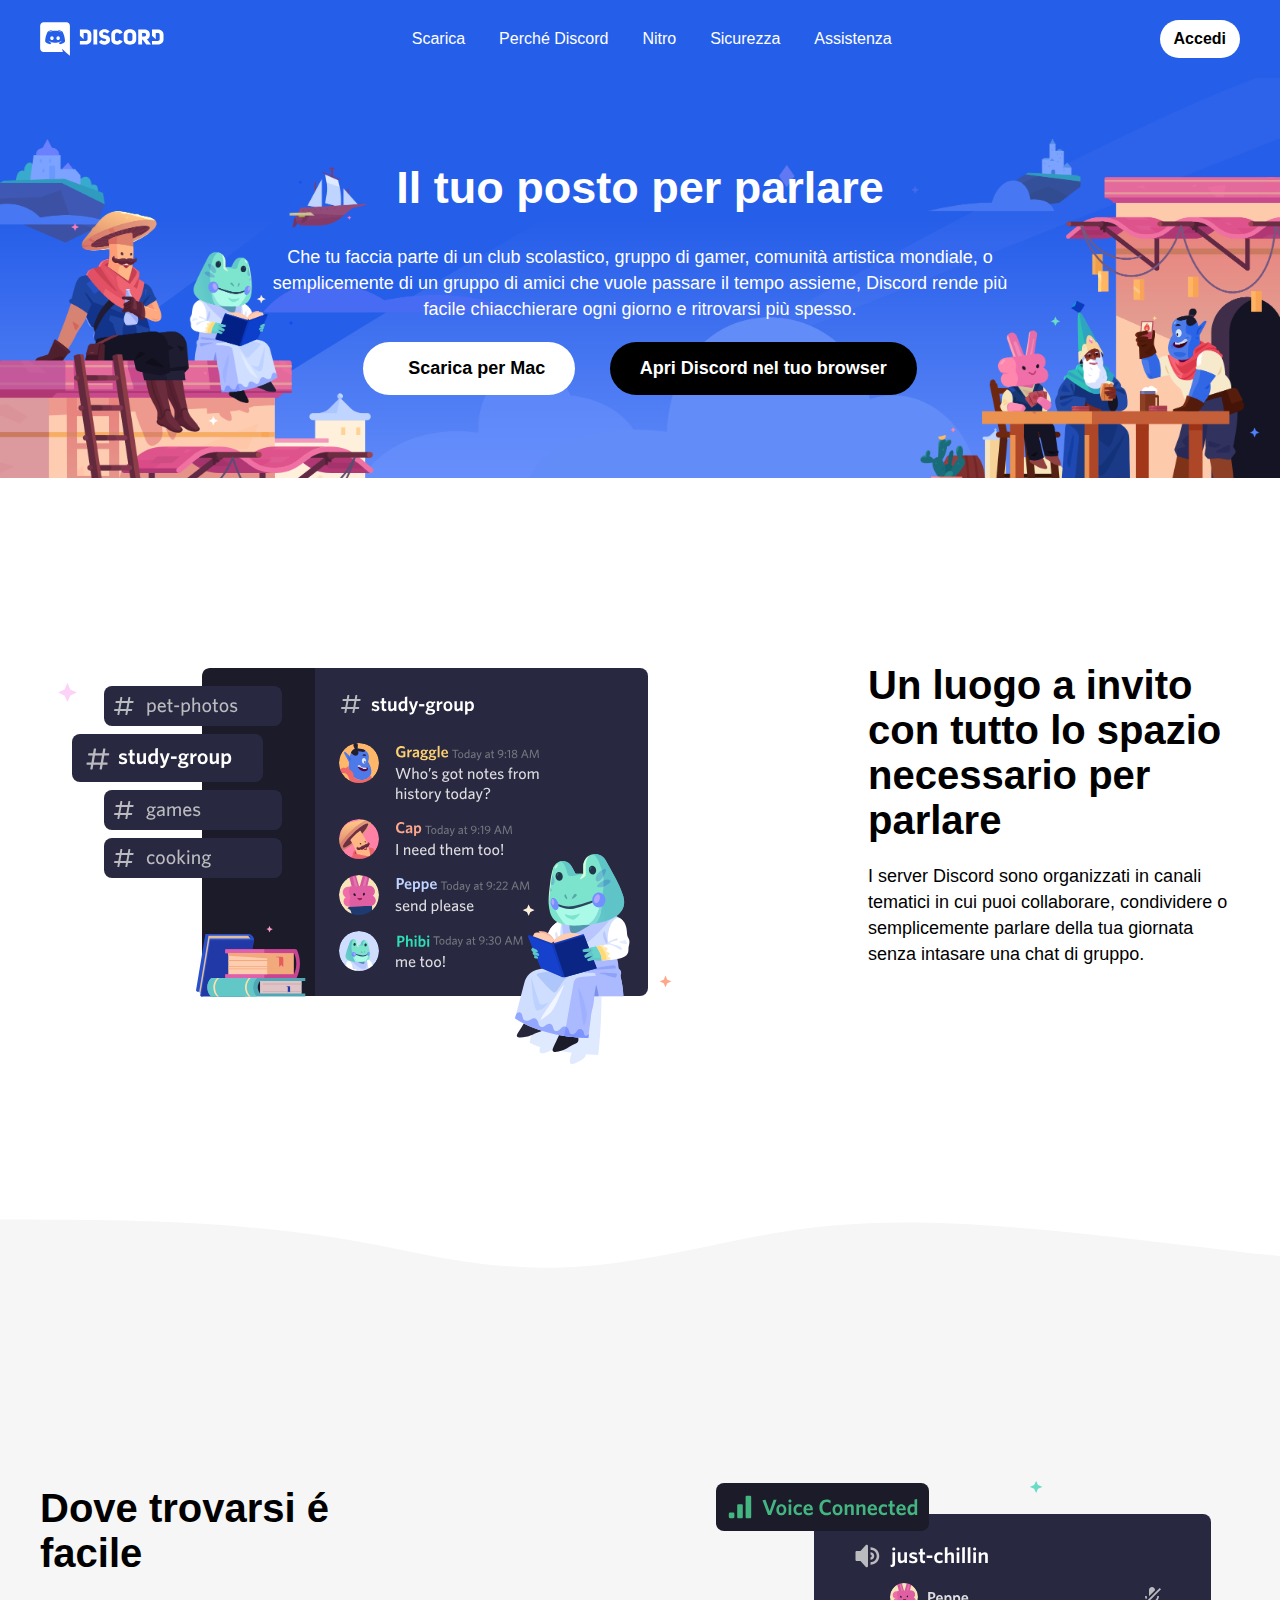
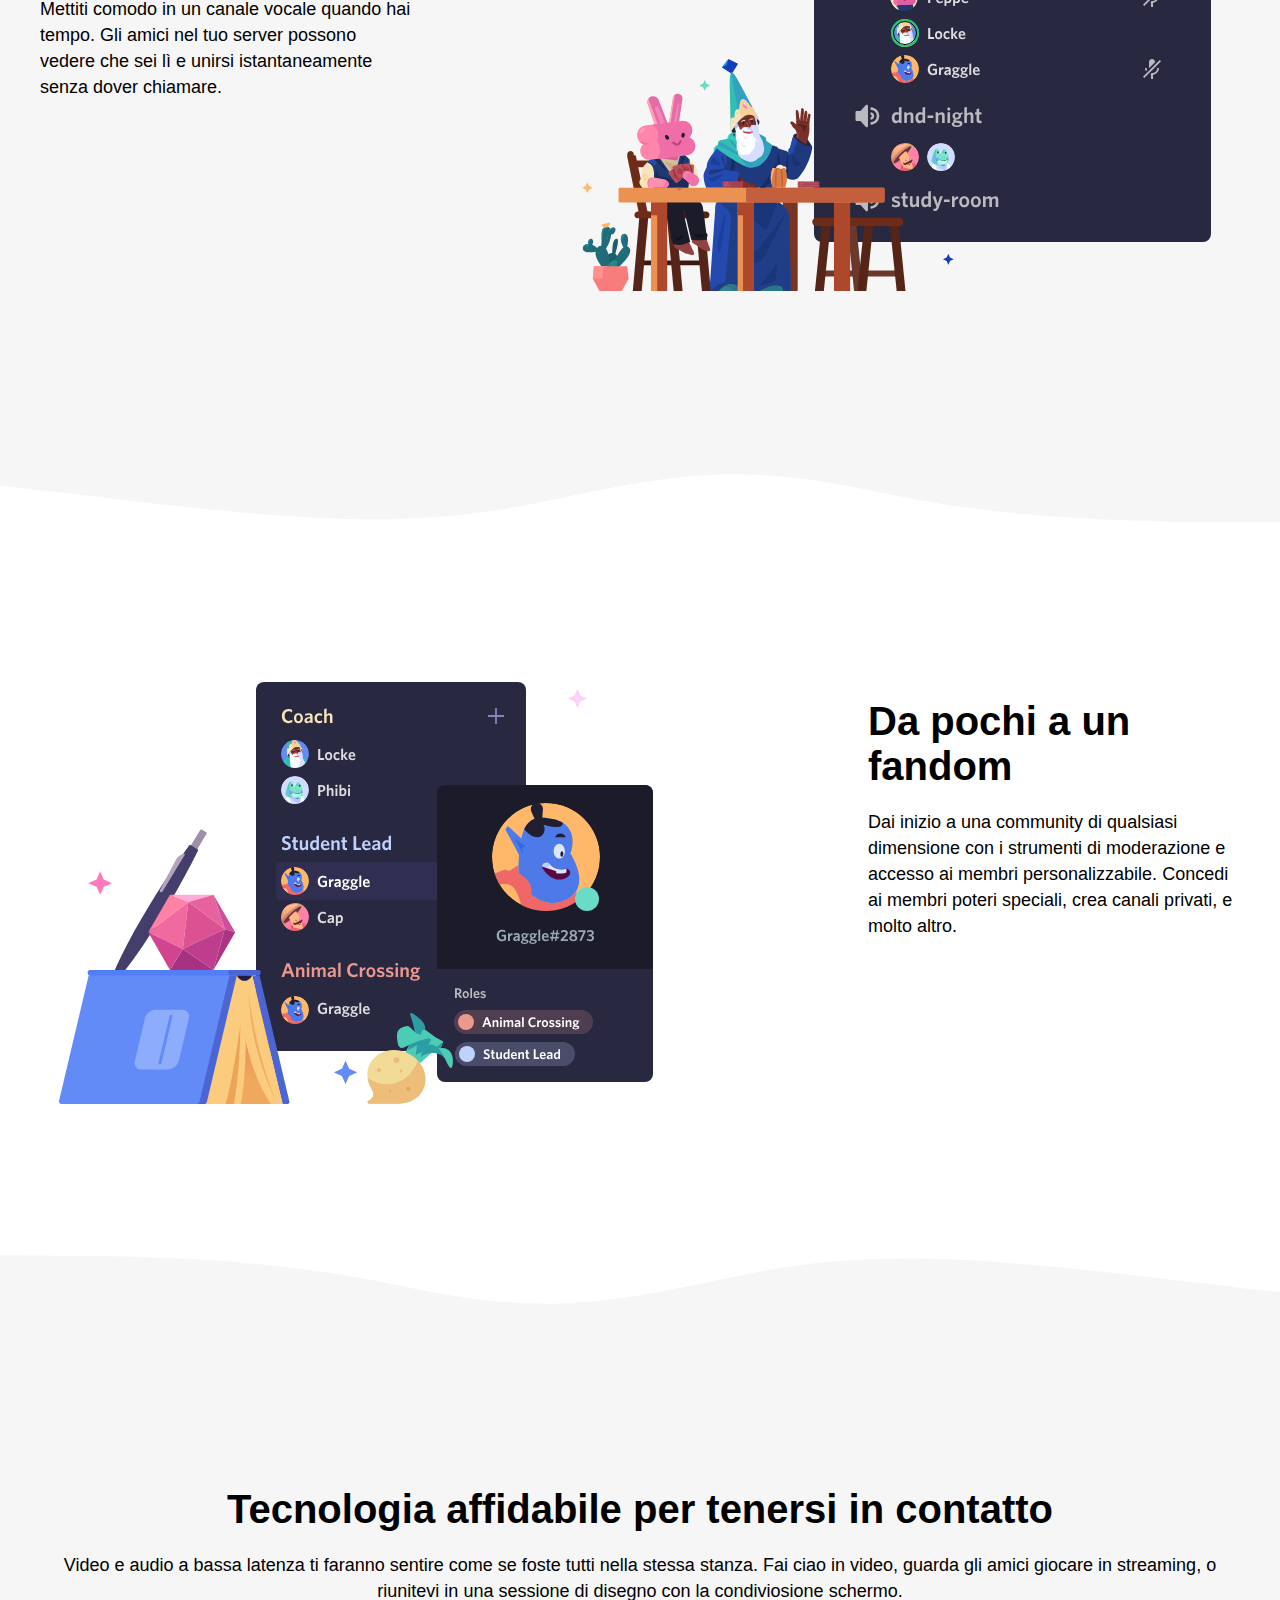
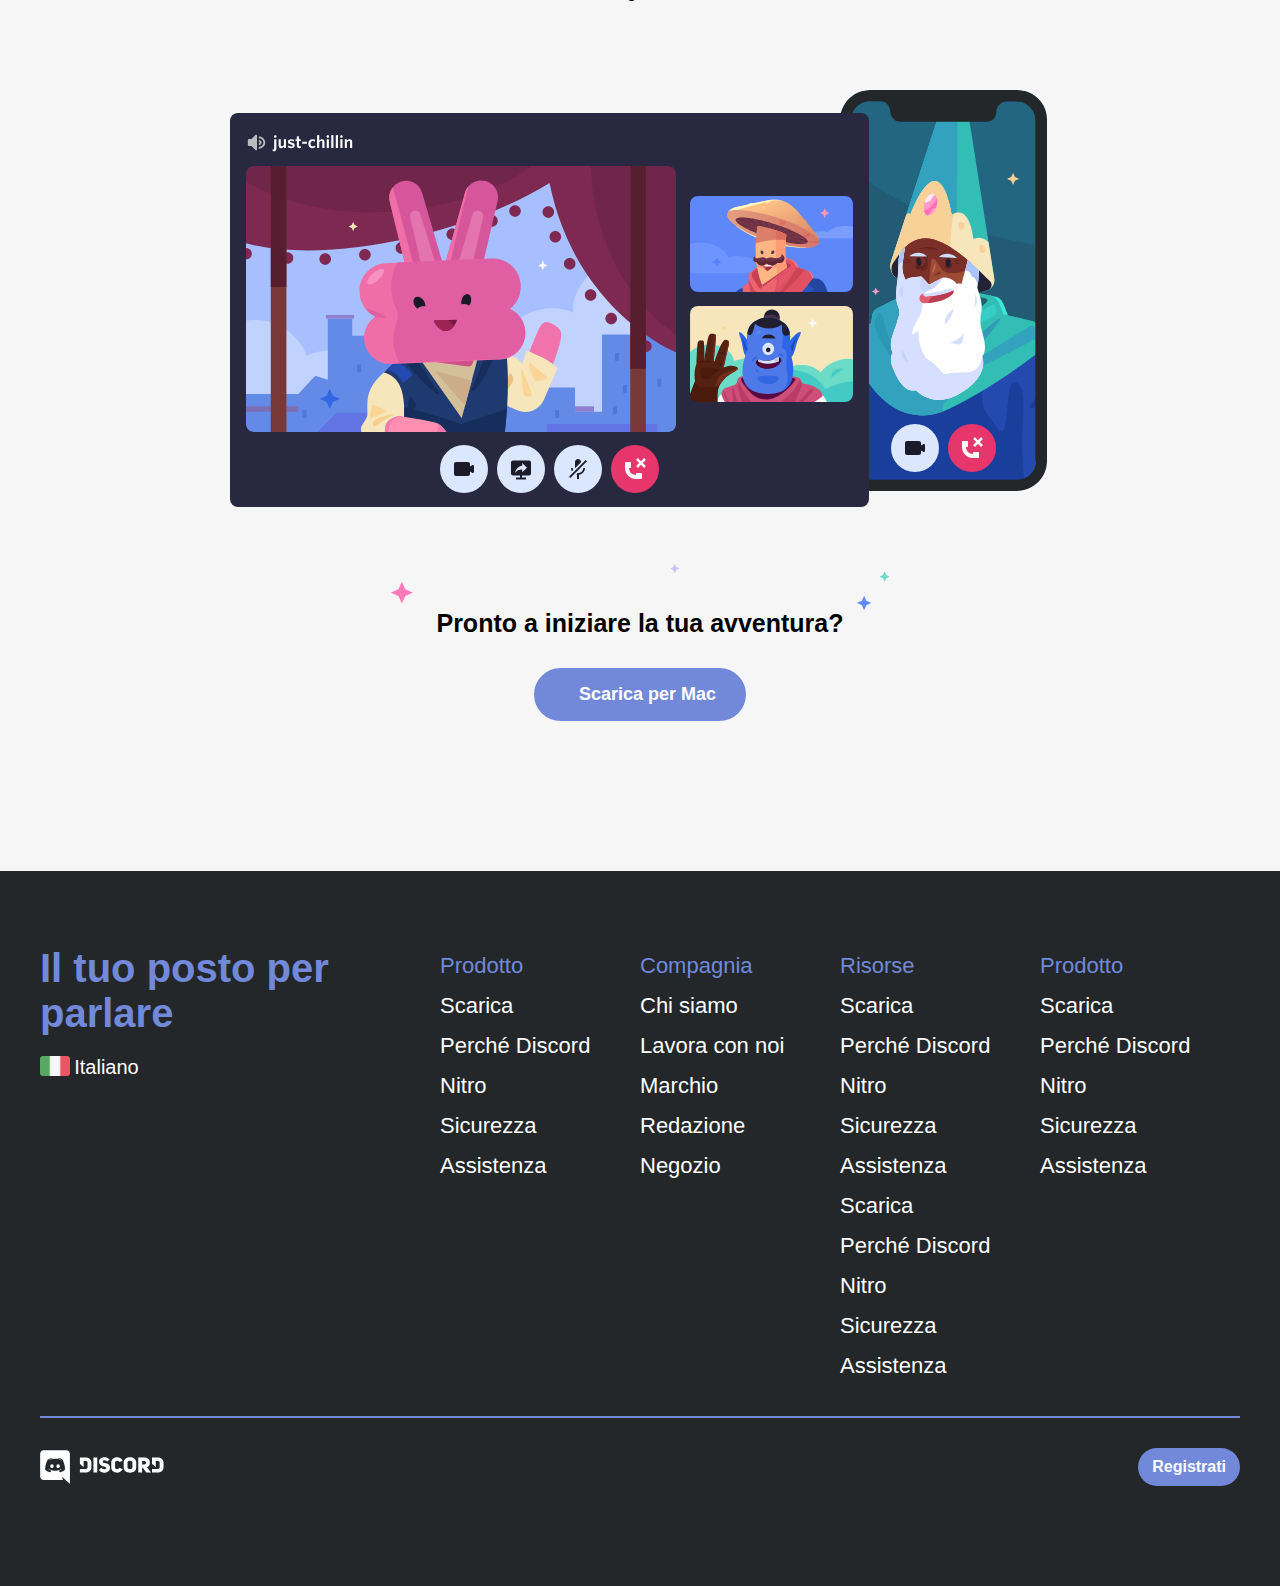
<file: index.html>
<!DOCTYPE html>
<html lang="en">
<head>
    <meta charset="UTF-8">
    <meta http-equiv="X-UA-Compatible" content="IE=edge">
    <meta name="viewport" content="width=device-width, initial-scale=1.0">
    <link rel="stylesheet" href="https://cdnjs.cloudflare.com/ajax/libs/font-awesome/6.2.0/css/all.min.css" integrity="sha512-xh6O/CkQoPOWDdYTDqeRdPCVd1SpvCA9XXcUnZS2FmJNp1coAFzvtCN9BmamE+4aHK8yyUHUSCcJHgXloTyT2A==" crossorigin="anonymous" referrerpolicy="no-referrer" />
    <link rel="stylesheet" href="css/style.css">
    <title>Discord</title>
</head>
<body>

    <!-- header del sito -->
    <header>

        <!-- barra di navigazione -->
        <nav>
            <div  class="container flex_nav">
                <!-- logo di discord -->
                <img src="img/logo.svg" alt="logo di discord">

                <!-- lista dei link di navigazione -->
                <ul class="flex_nav">
                    <li><a href="#">Scarica</a></li>
                    <li><a href="#">Perch&eacute; Discord</a></li>
                    <li><a href="#">Nitro</a></li>
                    <li><a href="#">Sicurezza</a></li>
                    <li><a href="#">Assistenza</a></li>
                </ul>

                <!-- pulsante di accedi al profilo -->
                <!-- collegato ad una pagina fatta -->
                <a href="pages/accedi.html" class="btn b_white">Accedi</a>
            </div>
        </nav>

        <!-- hero -->
        <div class="hero">
            <div class="inner_hero_flex container">
                <!-- titolo principale della pagina -->
                <h1>Il tuo posto per parlare</h1>

                <!-- descrizione del sito -->
                <p>Che tu faccia parte di un club scolastico, gruppo di gamer, comunità artistica mondiale, o semplicemente di un gruppo di amici che vuole passare il tempo assieme, Discord rende più facile chiacchierare ogni giorno e ritrovarsi più spesso.</p>

                <!-- pulsanti per scaricare e aprire disocrd -->
                <div>
                    <a href="#" class="btn b_white"><i class="fa-solid fa-down-long"></i>Scarica per Mac</a>
                    <a href="#" class="btn"> Apri Discord nel tuo browser</a>
                </div>
            </div>
        </div>
    </header>

    <main>
        <!-- sezioni descrittive del sito -->
        <section>
            <div class="flex_section container">
                <img src="img/item1.svg" alt="chat di gruppo">
                <div class="descrizione_sito">
                    <h2>Un luogo a invito con tutto lo spazio necessario per parlare</h2>
                    <p>I server Discord sono organizzati in canali tematici in cui puoi collaborare, condividere o semplicemente parlare della tua giornata senza intasare una chat di gruppo.</p>
                </div>
            </div>
        </section>
        
        <!-- ondina -->
        <div class="wave">
            <svg class="wave-1hkxOo" version="1.1" xmlns="http://www.w3.org/2000/svg" viewBox="0 0 1440 100" preserveAspectRatio="none"><path class="wavePath-haxJK1 animationPaused-2hZ4IO" d="M826.337463,25.5396311 C670.970254,58.655965 603.696181,68.7870267 447.802481,35.1443383 C293.342778,1.81111414 137.33377,1.81111414 0,1.81111414 L0,150 L1920,150 L1920,1.81111414 C1739.53523,-16.6853983 1679.86404,73.1607868 1389.7826,37.4859505 C1099.70117,1.81111414 981.704672,-7.57670281 826.337463,25.5396311 Z" fill="currentColor"></path></svg>
        </div>

        <!-- sezione invertita -->
        <section class="bg_gray_wave">
            <div class="flex_section text_left container">
                <img src="img/item2.svg" alt="call di gruppo">
                <div class="descrizione_sito">
                    <h2>Dove trovarsi &eacute; facile</h2>
                    <p>Mettiti comodo in un canale vocale quando hai tempo. Gli amici nel tuo server possono vedere che sei lì e unirsi istantaneamente senza dover chiamare.</p>
                </div>
            </div>
        </section>

        <!-- ondina -->
        <div class="wave rotate">
            <svg class="wave-1hkxOo" version="1.1" xmlns="http://www.w3.org/2000/svg" viewBox="0 0 1440 100" preserveAspectRatio="none"><path class="wavePath-haxJK1 animationPaused-2hZ4IO" d="M826.337463,25.5396311 C670.970254,58.655965 603.696181,68.7870267 447.802481,35.1443383 C293.342778,1.81111414 137.33377,1.81111414 0,1.81111414 L0,150 L1920,150 L1920,1.81111414 C1739.53523,-16.6853983 1679.86404,73.1607868 1389.7826,37.4859505 C1099.70117,1.81111414 981.704672,-7.57670281 826.337463,25.5396311 Z" fill="currentColor"></path></svg>
        </div>

        <section>
            <div class="flex_section container">
                <img src="img/item3.svg" alt="community">
                <div class="descrizione_sito">
                    <h2>Da pochi a un fandom</h2>
                    <p>Dai inizio a una community di qualsiasi dimensione con i strumenti di moderazione e accesso ai membri personalizzabile. Concedi ai membri poteri speciali, crea canali privati, e molto altro.</p>
                </div>
            </div>
        </section>

        <!-- ultima sezione centrata -->
        <div class="wave">
            <svg class="wave-1hkxOo" version="1.1" xmlns="http://www.w3.org/2000/svg" viewBox="0 0 1440 100" preserveAspectRatio="none"><path class="wavePath-haxJK1 animationPaused-2hZ4IO" d="M826.337463,25.5396311 C670.970254,58.655965 603.696181,68.7870267 447.802481,35.1443383 C293.342778,1.81111414 137.33377,1.81111414 0,1.81111414 L0,150 L1920,150 L1920,1.81111414 C1739.53523,-16.6853983 1679.86404,73.1607868 1389.7826,37.4859505 C1099.70117,1.81111414 981.704672,-7.57670281 826.337463,25.5396311 Z" fill="currentColor"></path></svg>
        </div>
        <section class="bg_gray_wave">
            <div class="flex_section center container">
                <div class="descrizione_sito">
                    <h2>Tecnologia affidabile per tenersi in contatto</h2>
                    <p>Video e audio a bassa latenza ti faranno sentire come se foste tutti nella stessa stanza. Fai ciao in video, guarda gli amici giocare in streaming, o riunitevi in una sessione di disegno con la condiviosione schermo.</p>
                </div>
                <img src="img/item4-big.svg" alt="multi-device">
                <h3>
                    Pronto a iniziare la tua avventura?
                </h3>
                <a href="#" class="btn"><i class="fa-solid fa-down-long"></i>Scarica per Mac</a>
            </div>
        </section>

        <footer>

            <div class="container flex_footer box_footer">

                <!-- sezione con i link social e lingua -->
                <div class="column_double">
                    <h2>Il tuo posto per parlare</h2>
                    <div class="language">
                        <img src="img/ita.png" alt="bandiera italiana">
                        <span>Italiano<i class="fa-solid fa-angle-down"></i></span>
                    </div>
                    <div class="icons">
                        <a href="#"><i class="fa-brands fa-twitter"></i></a>
                        <a href="#"><i class="fa-brands fa-instagram"></i></a>
                        <a href="#"><i class="fa-brands fa-facebook"></i></a>
                        <a href="#"><i class="fa-brands fa-youtube"></i></a>
                    </div>
                </div>

                <!-- liste dei vari link del sito -->
                <div class="column">
                    <ul>
                        <li>Prodotto</li>
                        <li>Scarica</li>
                        <li>Perch&eacute; Discord</li>
                        <li>Nitro</li>
                        <li>Sicurezza</li>
                        <li>Assistenza</li>
                    </ul>
                </div>

                <div class="column">
                    <ul>
                        <li>Compagnia</li>
                        <li>Chi siamo</li>
                        <li>Lavora con noi</li>
                        <li>Marchio</li>
                        <li>Redazione</li>
                        <li>Negozio</li>
                    </ul>
                </div>

                <div class="column">
                    <ul>
                        <li>Risorse</li>
                        <li>Scarica</li>
                        <li>Perch&eacute; Discord</li>
                        <li>Nitro</li>
                        <li>Sicurezza</li>
                        <li>Assistenza</li>
                        <li>Scarica</li>
                        <li>Perch&eacute; Discord</li>
                        <li>Nitro</li>
                        <li>Sicurezza</li>
                        <li>Assistenza</li>
                    </ul>
                </div>

                <div class="column">
                    <ul>
                        <li>Prodotto</li>
                        <li>Scarica</li>
                        <li>Perch&eacute; Discord</li>
                        <li>Nitro</li>
                        <li>Sicurezza</li>
                        <li>Assistenza</li>
                    </ul>
                </div>
            </div>

            <!-- ultima sezione footer con logo e registrati -->
            <div class="container">
                <div class="box_end flex_end">
                    
                    <img src="img/logo.svg" alt="logo di discord">
    
                    <a href="#" class="btn">Registrati</a>
                
                </div>
            </div>
        </footer>
    </main>


</body>
</html>
</file>
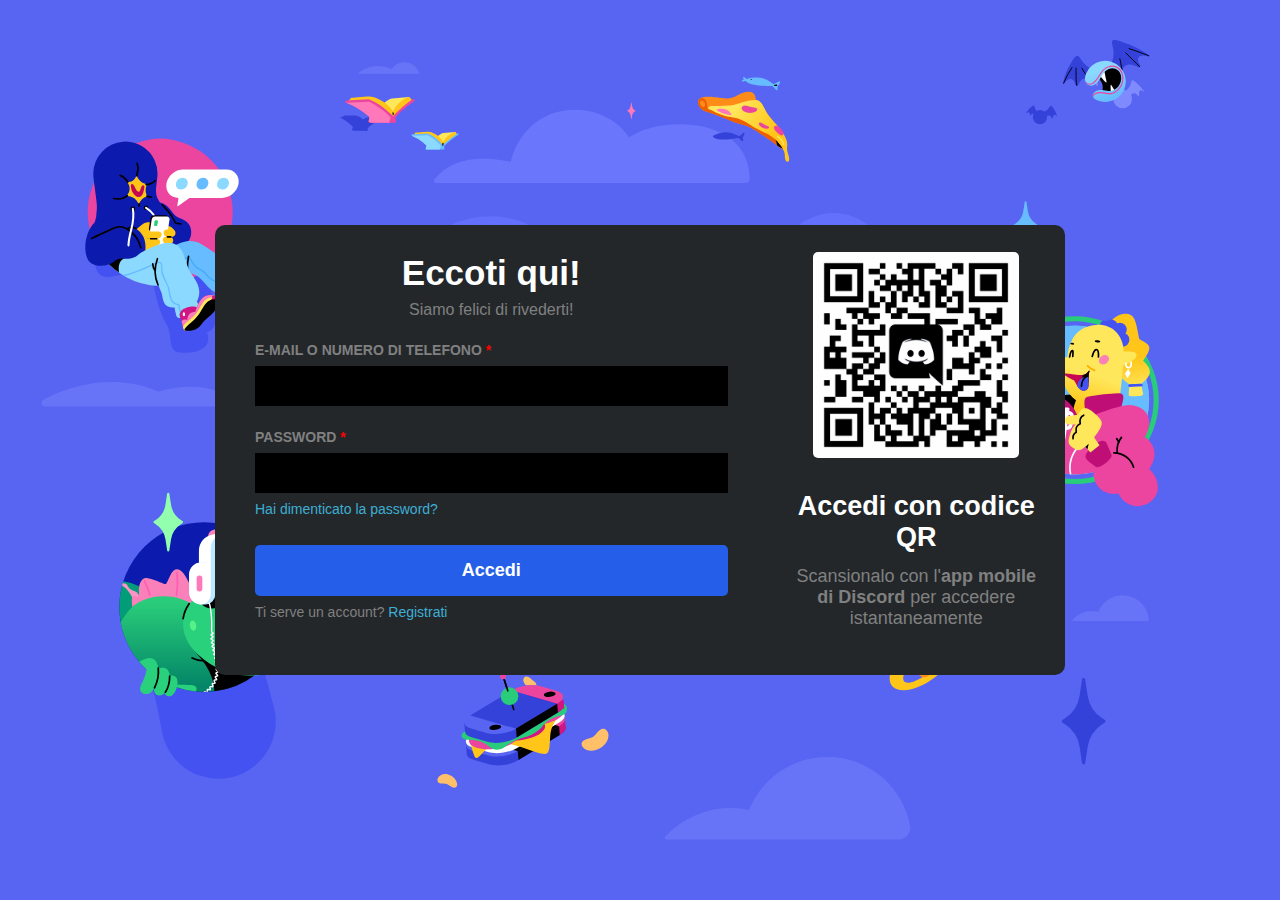
<file: pages/accedi.html>
<!DOCTYPE html>
<html lang="en">
<head>
    <meta charset="UTF-8">
    <meta http-equiv="X-UA-Compatible" content="IE=edge">
    <meta name="viewport" content="width=device-width, initial-scale=1.0">
    <link rel="stylesheet" href="../css/style.css">
    <title>Discord</title>
</head>
<body>
    <div class="accedi">

        <!-- box centrale con il login -->
        <div class="box_login flex_login">

            <!-- box di sinistra con user name e password -->
            <div class="left_accedi">
                <div><h1>Eccoti qui!</h1></div>
                <div class="sottotitolo">Siamo felici di rivederti!</div>
                <div class="user_name">E-MAIL O NUMERO DI TELEFONO <span>*</span></div>
                <div><input type="text"></div>
                <div class="password">PASSWORD <span>*</span></div>
                <div><input type="password"></div>
                <div class="mini_option"><a href="#">Hai dimenticato la password?</a></div>
                <div><a href="#" class="btn">Accedi</a></div>
                <div class="mini_option"> Ti serve un account? <a href="#">Registrati</a></div>
            </div>

            <!-- box di destra qr -->
            <div class="right_accedi">
                <img src="../img/qrcode.png" alt="qr-code">
                <h2>Accedi con codice QR</h2>
                <div class="descrizione_qr">Scansionalo con l'<strong>app mobile di Discord</strong> per accedere istantaneamente</div>
            </div>
        </div>
    </div>
</body>
</html>
</file>
<file: css/style.css>
/* Utility */
*{
    margin: 0;
    padding: 0;
    box-sizing: border-box;
}
body{
    font-family: Helvetica, sans-serif;
}
:root{
    --blue: #255EE9;
    --nero: #23272A;
    --lilla: #7289DA;
    --grigio: #F6F6F6;
    --bianco: #FFFFFF;
}
.container{
    max-width: 1200px;
    margin: auto;
}
.clearfix::after{
    content: '';
    display: table;
    clear: both;
}

/* animazione bottoni */
.btn:hover{
    opacity: 0.8;
    box-shadow: 2px 3px 20px 0px rgba(20, 20, 20, 0.5);
}
.btn.b_white:hover{
    opacity: 1;
    color: blue;
}
/* barra di navigazione iniziale dell'header  */
header nav{
    background-color: var(--blue);
    padding: 20px 0;
}
.flex_nav{
    display: flex;
    justify-content: space-between;
    flex-wrap: wrap;
    align-items: center;
}
header nav ul.flex_nav{
    min-width: 500px;
    list-style: none;
}
header nav ul.flex_nav a{
    text-decoration: none;
    color: var(--bianco);
    padding-right: 20px;
}
a.btn{
    text-decoration: none;
    display: inline-block;
    color: black;
    background-color: var(--bianco);
    border-radius: 20px;
    padding: 10px 14px;
    font-weight: bold ;
}

/* hero */
.hero{
    background-image: url(../img/jumbo.png);
    background-size: cover;
    height: 400px;
}
.inner_hero_flex{
    width: 750px;
    height: 400px;
    color: var(--bianco);
    text-align: center;
    display: flex;
    flex-flow: column wrap;
    justify-content: center;
}

/* titolo della pagina */
.inner_hero_flex h1{
    font-size: 45px;
}

/* descrizione del sito */
.inner_hero_flex p{
    font-size: 18px;
    padding: 30px 0 20px 0;
    line-height: 26px;
}

/* bottoni dell'hero */
.inner_hero_flex .btn, /*bottone sezione finale*/main .flex_section.center a.btn{
    font-size: 18px;
    padding: 16px 30px;
    border-radius: 27px;
}
.inner_hero_flex .btn i, /*bottone sezione finale*/main .flex_section.center a.btn i{
    margin-right: 15px;
}
.inner_hero_flex a.btn:nth-child(2){
    margin-left: 30px;
    background-color: black;
    color: var(--bianco);
}

/* sezioni del main */
main .flex_section{
    display: flex;
    padding: 150px 0;
}
main section h2{
    font-size: 40px;
    margin-bottom: 20px;
}
.descrizione_sito{
    margin: 35px 0 0 150px;
}
main .flex_section p{
    font-size: 18px;
    line-height: 26px;
}

/* sezione invertitia */
.wave{
    color: var(--grigio);
    margin-bottom: -10px;
}
.wave.rotate{
    transform: rotate(180deg);
    margin-top: -10px;
}
main .bg_gray_wave{
    background-color: var(--grigio);
}
main .flex_section.text_left .descrizione_sito{
    order:-1;
    margin: 35px 150px 0px 0;
}

/* ultima sezione centrata */
main .flex_section.center{
    flex-direction: column;
    align-items: center;
    text-align: center;
}
main .flex_section.center .descrizione_sito{
    margin: 0 0 30px 0;
}
main .flex_section.center h3{
    background-image: url('../img/stars.svg');
    background-size: contain;
    background-repeat: no-repeat;
    font-size: 25px;
    padding: 45px 45px 0;
    margin-bottom: 30px;
}
main .flex_section.center a.btn{
    background-color: var(--lilla);
    color: var(--bianco);
}

/* footer */

footer{
    background-color: var(--nero);
    min-height: 500px; /*da levare*/
}
footer .flex_footer{
    display: flex;
    justify-content: space-between;
}
footer .box_footer{
    padding-top: 75px;
    padding-bottom: 30px;
    border-bottom: 2px solid var(--lilla);
}
.column_double{
    width: calc((100% / 6) * 2);
}

/* sezione con i link social e la lingua */
footer .column_double h2{
    font-size: 40px;
    color: var(--lilla);
    margin-bottom: 20px;
}
footer .column_double .language{
    margin-bottom: 20px;
}
footer .column_double .language img{
    height: 20px;
}
footer .column_double .language span{
    color: var(--bianco);
    font-size: 20px;
    vertical-align: top;
}
footer .column_double .icons a{
    text-decoration: none;
    font-size: 30px;
    color: var(--bianco);
    margin-right: 25px;
}

/* sezione dei vari link del sito */
footer .column{
    width: calc(100% / 6);
}
footer .column ul{
    list-style: none;
    font-size: 22px;
    line-height: 40px;
}
footer .column ul li{
    color: var(--bianco);
}
footer .column ul li:first-child{
    color: var(--lilla);
}

/* ultima sezione footer con logo e registrati */
footer .box_end{
    padding-top: 30px;
    padding-bottom: 100px;
}
footer .flex_end{
    display: flex;
    justify-content: space-between;
}
footer .box_end .btn{
    color: var(--bianco);
    background-color: var(--lilla);
}

/* pagina di accedi a discord */
.accedi{
    background-image: url('../img/bg.svg');
    background-size: cover;
    height: 100vh;
    display: flex;
    align-items: center;
    justify-content: center;
    color: white;
}
.accedi .box_login{
    width: 850px;
    height: 450px;
    background-color: var(--nero);
    border-radius: 10px;
}
.accedi .flex_login{
    display: flex;
}

/* box login di sinistra */
.accedi .flex_login .left_accedi{
    width: 65%;
    color: gray;
    padding: 20px 40px 40px;
}
.left_accedi div{
    margin-top: 8px;
}
.left_accedi h1{
    text-align: center;
    color: white;
    font-size: 35px;
}
.left_accedi .sottotitolo{
    text-align: center;
}
.left_accedi .user_name, .left_accedi .password{
    padding-top: 15px;
    font-size: 14px;
    font-weight: bold;
}
.left_accedi span{
    color: red;
}
.left_accedi input{
    width: 100%;
    height: 40px;
    background-color: black;
    border: 0;
    color: white;
    font-size: 20px;
}
.left_accedi a{
    text-decoration: none;
    color: rgb(62, 174, 211);
}
.left_accedi .btn{
   width: 100%; 
   text-align: center;
   color: white;
   background-color: var(--blue);
   padding: 15px;
   border-radius: 5px;
   margin-top: 20px;
   font-size: 18px;
}
.left_accedi .mini_option{
    font-size: 14px;
}

/* box login di destra con qr */
.accedi .flex_login .right_accedi{
    width: 35%;
    padding: 20px 20px 40px;
    display: flex;
    flex-direction: column;
    justify-content: space-around;
    align-items: center;
    text-align: center;
    color: gray;
}
.right_accedi img{
    width: 80%;
    border-radius: 5px;
}
.right_accedi h2{
    color: white;
    font-size: 27px;
    padding-top: 20px;
}
.right_accedi .descrizione_qr{
    font-size: 18px;
}
</file>
